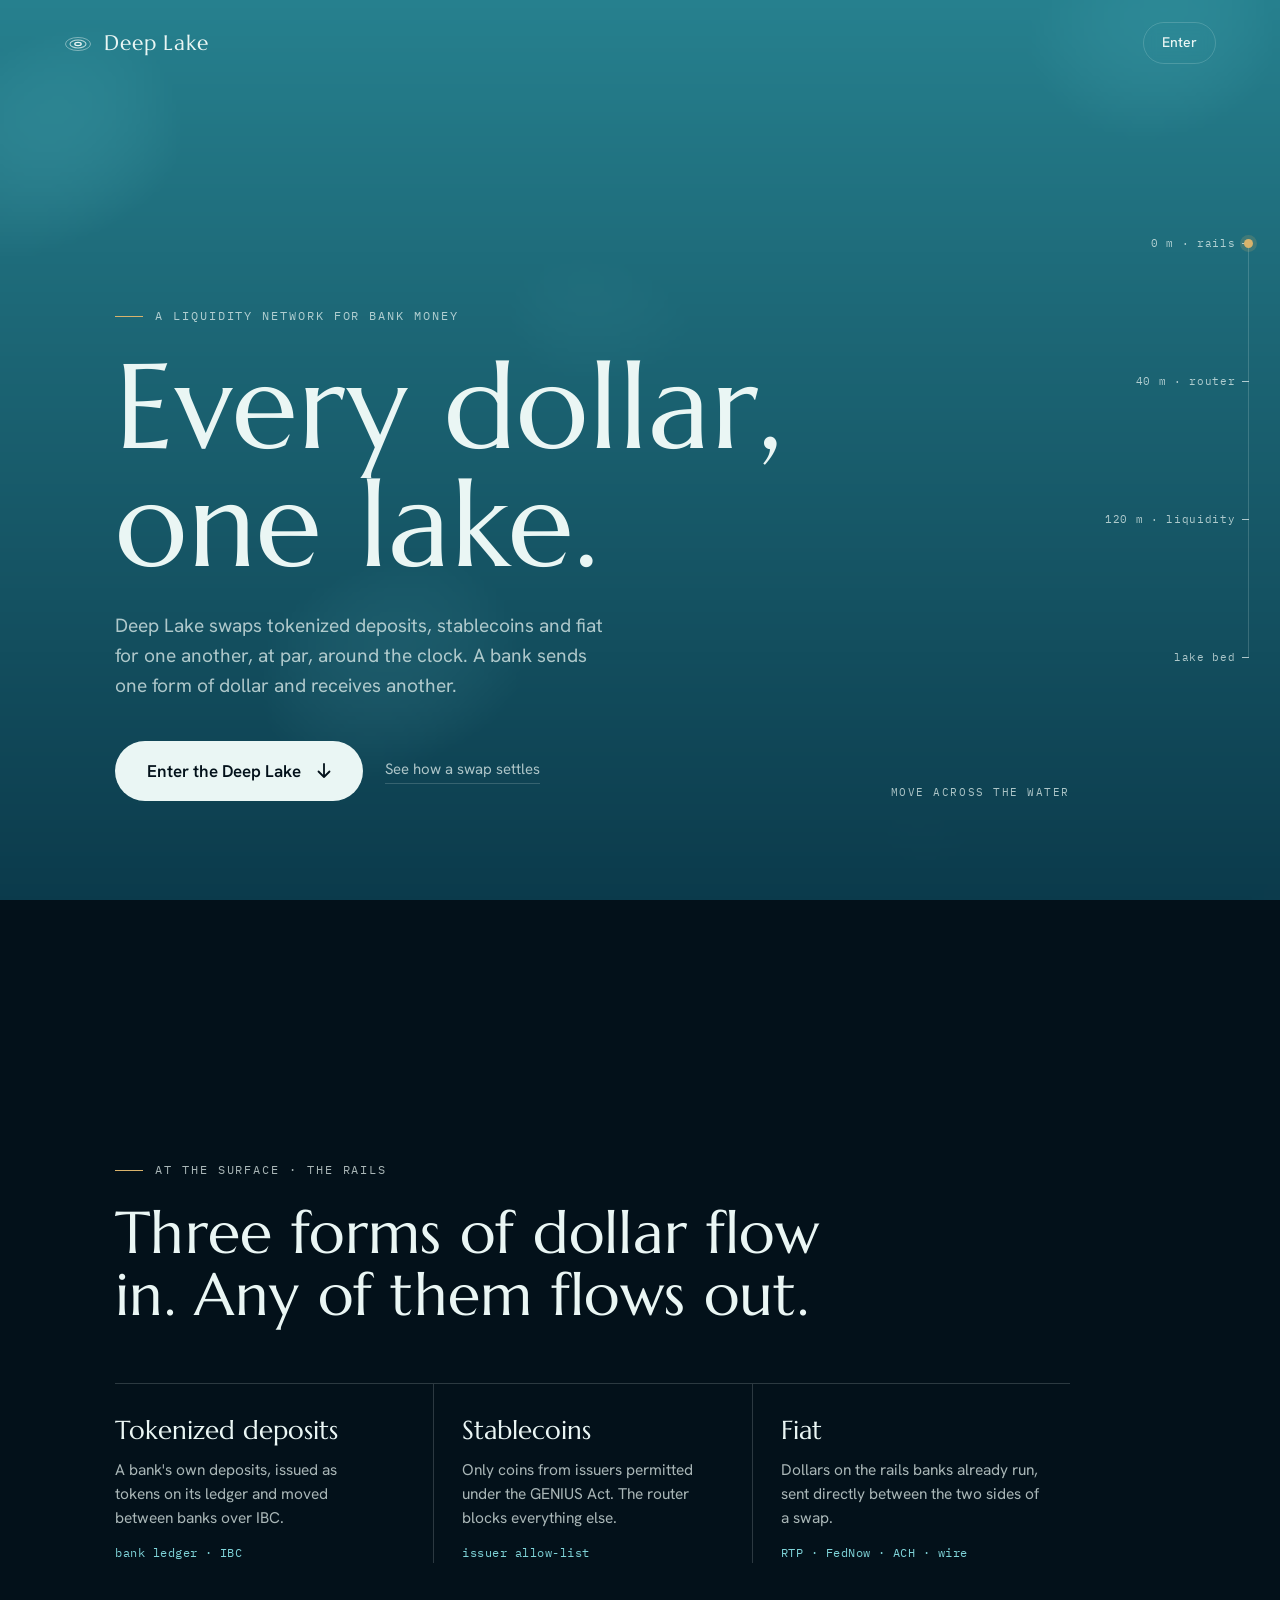
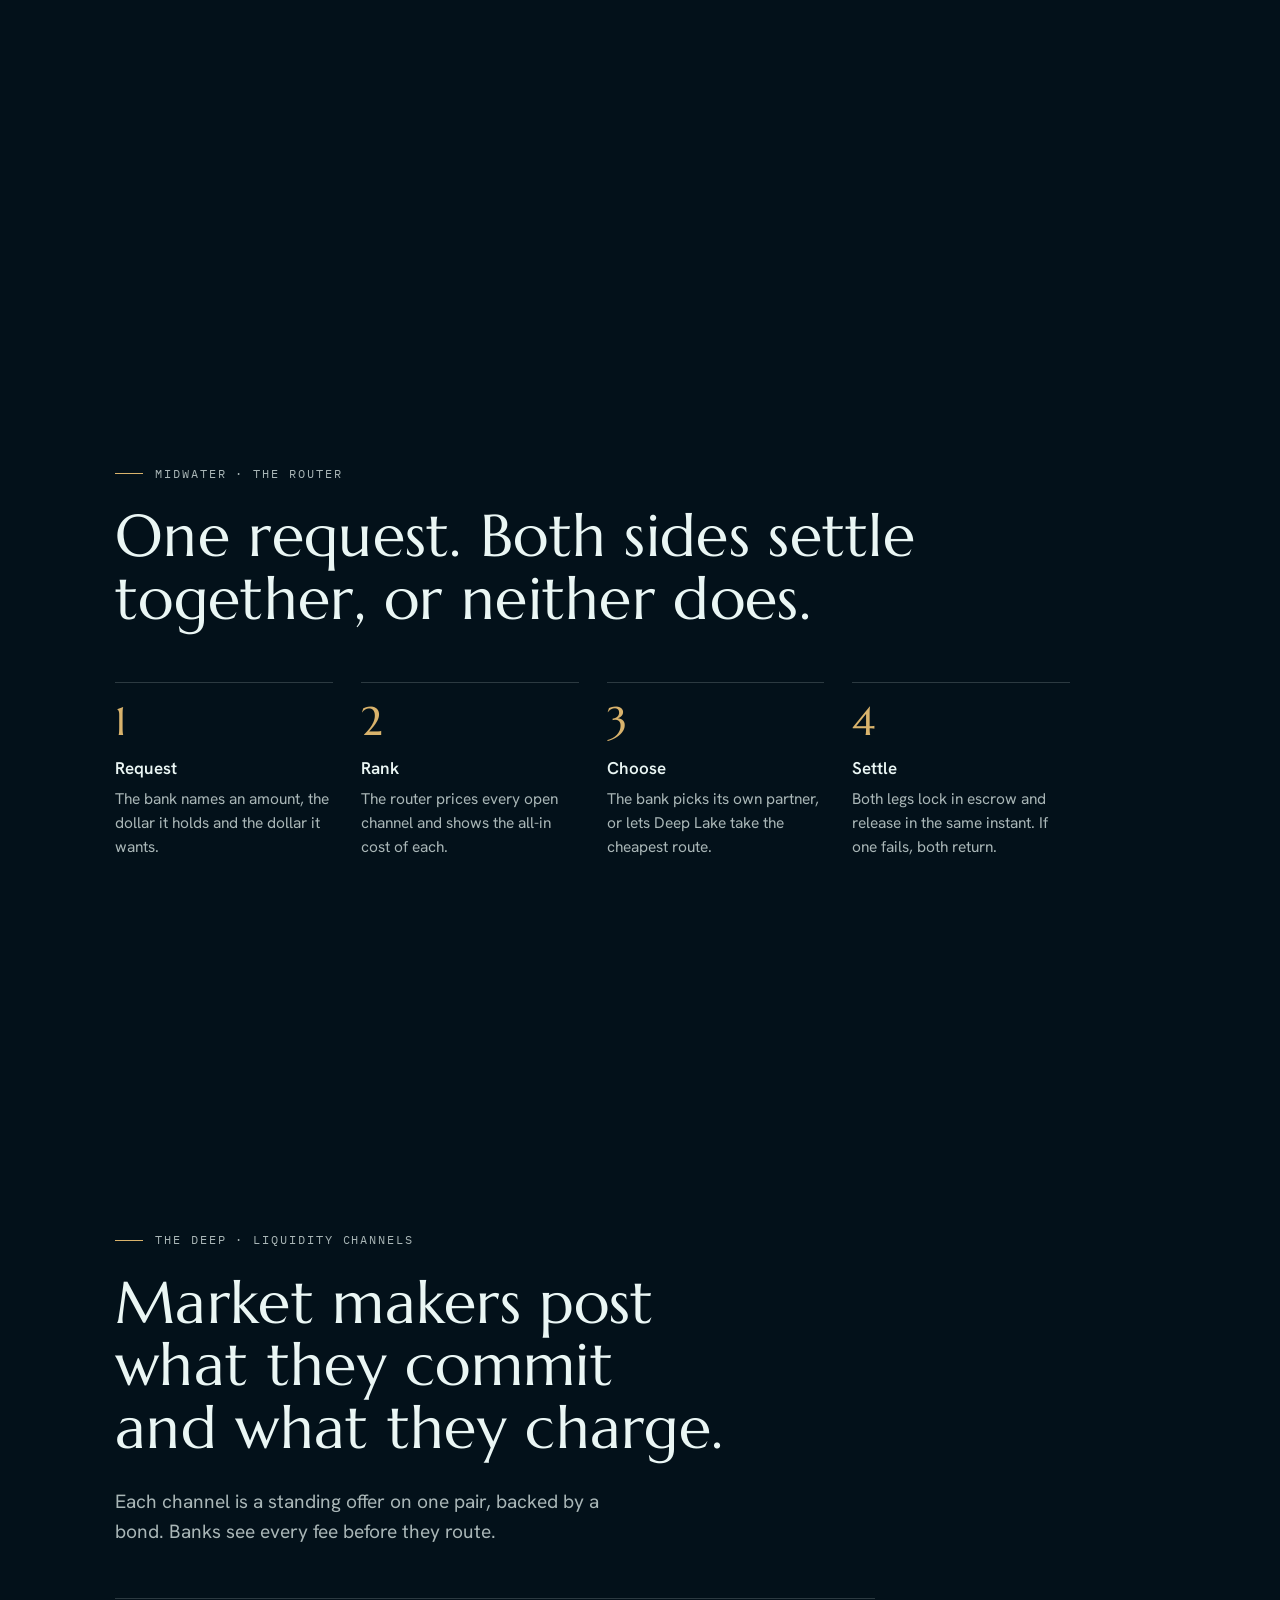
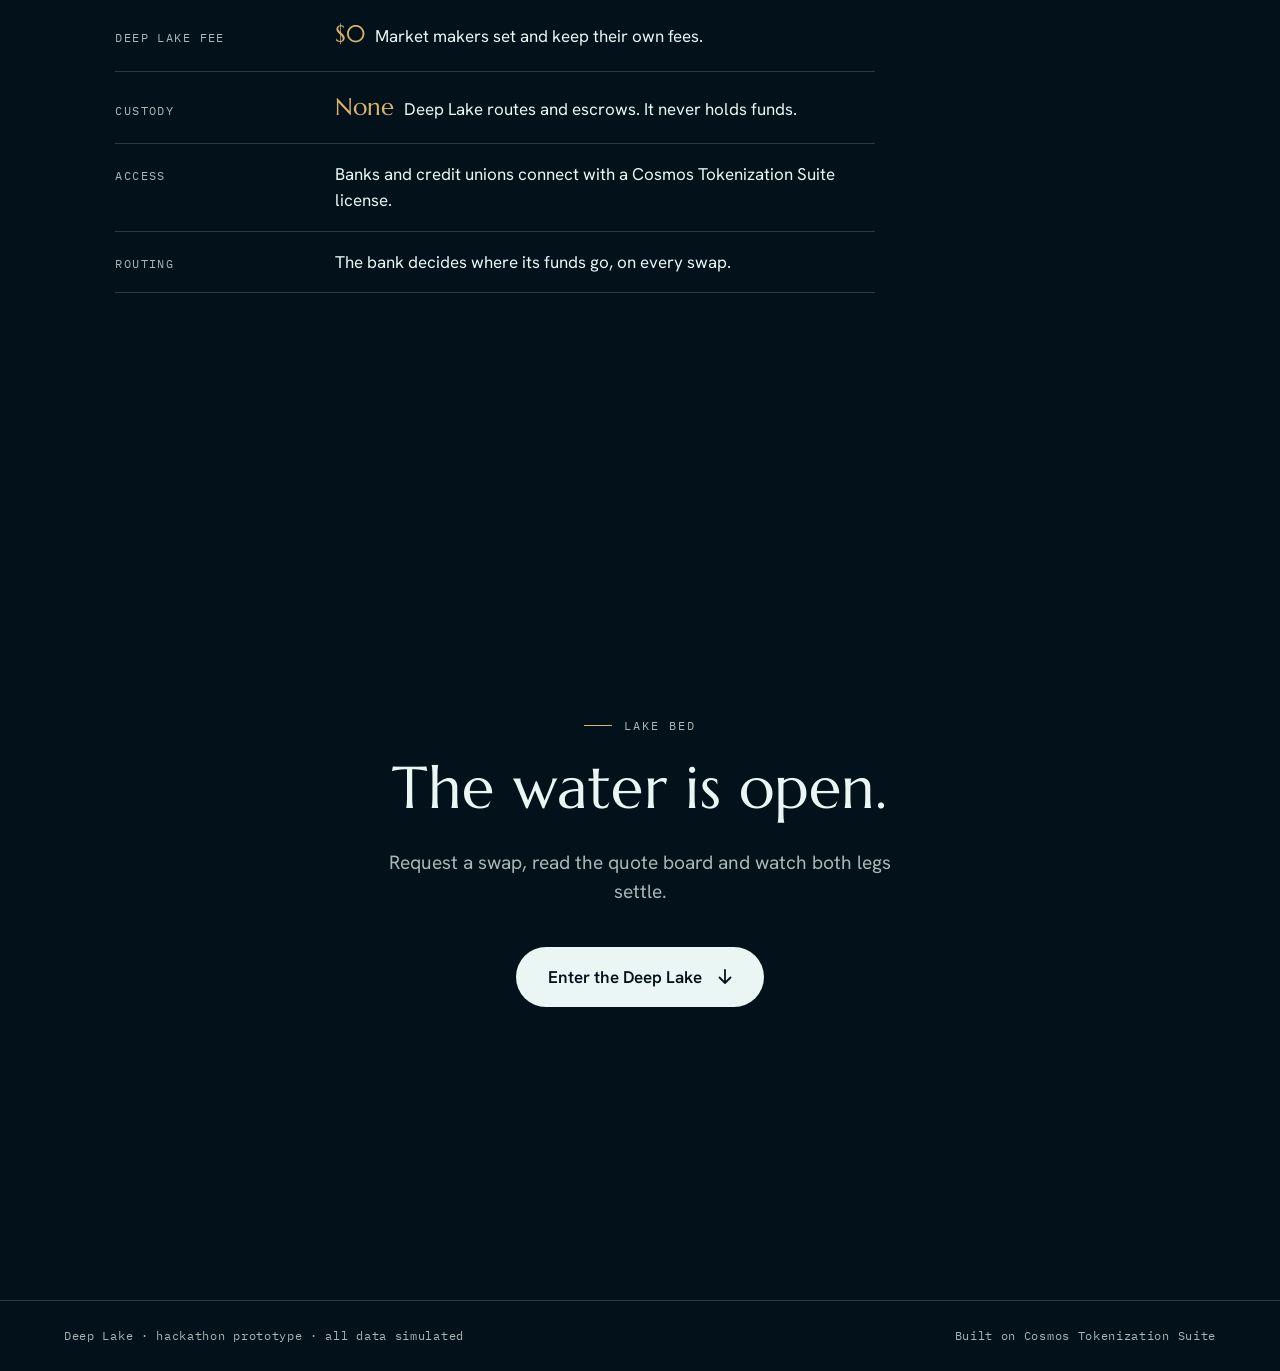
<file: index.html>
<!DOCTYPE html>
<html lang="en">
<head>
<meta charset="utf-8">
<meta name="viewport" content="width=device-width, initial-scale=1">
<title>Deep Lake — every dollar, one lake</title>
<meta name="description" content="Deep Lake swaps tokenized deposits, stablecoins and fiat for one another, at par, around the clock.">
<link rel="icon" href="data:image/svg+xml,%3Csvg xmlns='http://www.w3.org/2000/svg' viewBox='0 0 32 32'%3E%3Crect width='32' height='32' rx='7' fill='%23061C27'/%3E%3Cg fill='none' stroke='%237FD4D9'%3E%3Cellipse cx='16' cy='17' rx='12' ry='6.5' opacity='.5'/%3E%3Cellipse cx='16' cy='17' rx='7.5' ry='4' opacity='.8' stroke-width='1.2'/%3E%3Cellipse cx='16' cy='17' rx='3' ry='1.6' stroke-width='1.5'/%3E%3C/g%3E%3C/svg%3E">
<meta name="theme-color" content="#03111A">
<link rel="preconnect" href="https://fonts.googleapis.com">
<link rel="preconnect" href="https://fonts.gstatic.com" crossorigin>
<link href="https://fonts.googleapis.com/css2?family=Marcellus&family=Hanken+Grotesk:wght@400;500;600&family=IBM+Plex+Mono:wght@400;500&display=swap" rel="stylesheet">
<style>
:root{
  --abyss:#03111A; --depth:#0A2A3A; --lake:#1B6E7E; --shallows:#7FD4D9; --foam:#EAF6F4; --brass:#D9B36C;
  --ink:var(--foam); --ink-soft:rgba(234,246,244,.72); --line:rgba(234,246,244,.18);
  --display:'Marcellus','Iowan Old Style','Palatino Linotype',serif;
  --body:'Hanken Grotesk',system-ui,-apple-system,'Segoe UI',sans-serif;
  --mono:'IBM Plex Mono',ui-monospace,Menlo,monospace;
  --dur-quick:160ms; --dur-base:320ms; --dur-slow:900ms; --ease-out:cubic-bezier(.16,1,.3,1);
}
*{box-sizing:border-box}
html{scroll-behavior:smooth}
body{margin:0;background:var(--abyss);color:var(--ink);font-family:var(--body);font-size:17px;line-height:1.55;-webkit-font-smoothing:antialiased;overflow-x:hidden}
#water{position:fixed;inset:0;width:100vw;height:100vh;display:block;z-index:0;background:linear-gradient(#1B6E7E,#0B3A4B)}
.veil{position:fixed;inset:0;z-index:5;background:var(--abyss);opacity:0;pointer-events:none;transition:opacity var(--dur-slow) var(--ease-out)}
body.diving .veil{opacity:1}
a{color:inherit}
:focus-visible{outline:2px solid var(--foam);outline-offset:4px;border-radius:4px}

/* top bar */
.bar{position:fixed;top:0;left:0;right:0;z-index:4;display:flex;align-items:center;justify-content:space-between;padding:22px clamp(20px,5vw,64px)}
.mark{display:flex;align-items:center;gap:12px;text-decoration:none;font-family:var(--display);font-size:21px;letter-spacing:.04em}
.mark svg{width:28px;height:28px}
.bar .enter-sm{font-size:14px;font-weight:500;text-decoration:none;padding:9px 18px;border:1px solid var(--line);border-radius:999px;backdrop-filter:blur(6px);transition:background-color var(--dur-quick) var(--ease-out),border-color var(--dur-quick) var(--ease-out)}
.bar .enter-sm:hover{background:rgba(234,246,244,.12);border-color:rgba(234,246,244,.5)}

/* depth gauge */
.gauge{position:fixed;right:clamp(14px,2.4vw,34px);top:50%;transform:translateY(-50%);z-index:3;height:46vh;width:64px;font-family:var(--mono);font-size:11px;color:var(--ink-soft);pointer-events:none}
.gauge .rail{position:absolute;right:0;top:0;bottom:0;width:1px;background:var(--line)}
.gauge .tick{position:absolute;right:0;width:7px;height:1px;background:var(--ink-soft)}
.gauge .tick span{position:absolute;right:14px;top:-8px;white-space:nowrap;letter-spacing:.06em}
.gauge .bob{position:absolute;right:-4px;width:9px;height:9px;border-radius:50%;background:var(--brass);box-shadow:0 0 0 4px rgba(217,179,108,.18);margin-top:-4px}
.gauge .read{position:absolute;right:16px;margin-top:-9px;color:var(--brass);white-space:nowrap}
@media (max-width:900px){.gauge{display:none}}

main{position:relative;z-index:2}
section{position:relative;min-height:100vh;display:flex;flex-direction:column;justify-content:center;padding:120px clamp(20px,9vw,140px) 96px}
.eyebrow{font-family:var(--mono);font-size:12px;letter-spacing:.16em;text-transform:uppercase;color:var(--ink-soft);margin:0 0 22px;display:flex;align-items:center;gap:12px}
.eyebrow i{display:block;width:28px;height:1px;background:var(--brass)}
h1,h2{font-family:var(--display);font-weight:400;margin:0;letter-spacing:.005em;text-wrap:balance}
h1{font-size:clamp(52px,9.4vw,138px);line-height:.98}
h2{font-size:clamp(34px,4.6vw,62px);line-height:1.06;max-width:17ch}
.lede{max-width:46ch;font-size:clamp(17px,1.5vw,20px);color:var(--ink-soft);margin:28px 0 0}

/* hero */
.hero{justify-content:flex-end;padding-bottom:clamp(64px,11vh,120px)}
.hero h1 span{display:block}
.cta-row{display:flex;flex-wrap:wrap;align-items:center;gap:22px;margin-top:40px}
.enter{position:relative;display:inline-flex;align-items:center;gap:14px;font-family:var(--body);font-weight:600;font-size:17px;text-decoration:none;color:var(--abyss);background:var(--foam);padding:17px 30px 17px 32px;border-radius:999px;box-shadow:0 0 0 0 rgba(234,246,244,.35);transition:box-shadow var(--dur-base) var(--ease-out),transform var(--dur-quick) var(--ease-out)}
.enter:hover{box-shadow:0 0 0 10px rgba(234,246,244,.12),0 0 0 22px rgba(234,246,244,.05)}
.enter:active{transform:scale(.98)}
.enter svg{width:18px;height:18px;transition:transform var(--dur-base) var(--ease-out)}
.enter:hover svg{transform:translateY(3px)}
.quiet{font-size:15px;color:var(--ink-soft);text-decoration:none;border-bottom:1px solid var(--line);padding-bottom:2px}
.quiet:hover{color:var(--foam);border-color:var(--foam)}
.hint{position:absolute;right:clamp(20px,9vw,140px);bottom:clamp(64px,11vh,120px);font-family:var(--mono);font-size:11px;letter-spacing:.14em;text-transform:uppercase;color:var(--ink-soft)}
@media (max-width:900px),(hover:none){.hint{display:none}}

/* forms of dollar */
.forms{display:grid;grid-template-columns:repeat(3,1fr);gap:0;margin-top:56px;border-top:1px solid var(--line)}
.forms div{padding:26px 28px 0 0}
.forms div+div{padding-left:28px;border-left:1px solid var(--line)}
.forms h3{font-family:var(--display);font-weight:400;font-size:26px;margin:0 0 8px}
.forms p{margin:0;color:var(--ink-soft);font-size:15.5px;max-width:30ch}
.forms code{display:block;margin-top:14px;font-family:var(--mono);font-size:12px;color:var(--shallows);letter-spacing:.04em}
@media (max-width:820px){.forms{grid-template-columns:1fr}.forms div,.forms div+div{padding:22px 0;border-left:0;border-bottom:1px solid var(--line)}}

/* steps */
.steps{list-style:none;margin:52px 0 0;padding:0;display:grid;grid-template-columns:repeat(4,1fr);gap:28px;counter-reset:s}
.steps li{counter-increment:s;border-top:1px solid var(--line);padding-top:18px;font-size:15.5px;color:var(--ink-soft)}
.steps li::before{content:counter(s);display:block;font-family:var(--display);font-size:40px;color:var(--brass);line-height:1;margin-bottom:14px}
.steps b{display:block;color:var(--foam);font-weight:600;font-size:17px;margin-bottom:6px}
@media (max-width:900px){.steps{grid-template-columns:1fr 1fr}}
@media (max-width:520px){.steps{grid-template-columns:1fr}}

/* terms */
.terms{margin:52px 0 0;padding:0;max-width:760px;border-top:1px solid var(--line)}
.terms div{display:grid;grid-template-columns:200px 1fr;gap:20px;padding:17px 0;border-bottom:1px solid var(--line);align-items:baseline}
.terms dt{font-family:var(--mono);font-size:12px;letter-spacing:.12em;text-transform:uppercase;color:var(--ink-soft)}
.terms dd{margin:0;font-size:17px}
.terms dd strong{font-family:var(--display);font-weight:400;font-size:24px;color:var(--brass);margin-right:10px}
@media (max-width:620px){.terms div{grid-template-columns:1fr;gap:4px}}

.bed{align-items:center;text-align:center}
.bed h2{max-width:20ch}
.bed .lede{margin-left:auto;margin-right:auto}
.bed .cta-row{justify-content:center}
footer{position:relative;z-index:2;padding:26px clamp(20px,5vw,64px);display:flex;flex-wrap:wrap;gap:8px 28px;justify-content:space-between;font-family:var(--mono);font-size:11.5px;letter-spacing:.06em;color:var(--ink-soft);border-top:1px solid var(--line)}

/* reveal */
.rise{opacity:0;transform:translateY(18px);transition:opacity var(--dur-slow) var(--ease-out),transform var(--dur-slow) var(--ease-out)}
.rise.in{opacity:1;transform:none}
.hero .rise:nth-child(2){transition-delay:90ms}.hero .rise:nth-child(3){transition-delay:200ms}.hero .rise:nth-child(4){transition-delay:320ms}
@media (min-width:901px){section{padding-right:max(9vw,210px)}.hint{right:max(9vw,210px)}.bed{padding-right:clamp(20px,9vw,140px)}}
@media (prefers-reduced-motion:reduce){
  html{scroll-behavior:auto}
  .rise{opacity:1;transform:none;transition:none}
  .veil,.enter,.enter svg{transition:none}
}
</style>
</head>
<body>
<canvas id="water" aria-hidden="true"></canvas>
<div class="veil" aria-hidden="true"></div>

<header class="bar">
  <a class="mark" href="#top" aria-label="Deep Lake">
    <svg viewBox="0 0 28 28" fill="none" stroke="currentColor" aria-hidden="true"><ellipse cx="14" cy="15" rx="12.5" ry="6.5" stroke-width="1" opacity=".45"/><ellipse cx="14" cy="15" rx="8" ry="4" stroke-width="1.1" opacity=".75"/><ellipse cx="14" cy="15" rx="3.2" ry="1.6" stroke-width="1.3"/></svg>
    Deep Lake
  </a>
  <a class="enter-sm" href="app.html" data-dive>Enter</a>
</header>

<div class="gauge" aria-hidden="true">
  <div class="rail"></div>
  <div class="tick" style="top:0"><span>0 m · rails</span></div>
  <div class="tick" style="top:33.3%"><span>40 m · router</span></div>
  <div class="tick" style="top:66.6%"><span>120 m · liquidity</span></div>
  <div class="tick" style="top:100%"><span>lake bed</span></div>
  <div class="bob" id="bob" style="top:0"></div>
</div>

<main id="top">
  <section class="hero">
    <p class="eyebrow rise"><i></i>A liquidity network for bank money</p>
    <h1 class="rise"><span>Every dollar,</span><span>one lake.</span></h1>
    <p class="lede rise">Deep Lake swaps tokenized deposits, stablecoins and fiat for one another, at par, around the clock. A bank sends one form of dollar and receives another.</p>
    <div class="cta-row rise">
      <a class="enter" href="app.html" data-dive>Enter the Deep Lake
        <svg viewBox="0 0 18 18" fill="none" stroke="currentColor" stroke-width="1.8" stroke-linecap="round" stroke-linejoin="round" aria-hidden="true"><path d="M9 2v13M3.5 9.5 9 15l5.5-5.5"/></svg>
      </a>
      <a class="quiet" href="#router">See how a swap settles</a>
    </div>
    <span class="hint">Move across the water</span>
  </section>

  <section id="surface">
    <p class="eyebrow rise"><i></i>At the surface · the rails</p>
    <h2 class="rise">Three forms of dollar flow in. Any of them flows out.</h2>
    <div class="forms rise">
      <div><h3>Tokenized deposits</h3><p>A bank's own deposits, issued as tokens on its ledger and moved between banks over IBC.</p><code>bank ledger · IBC</code></div>
      <div><h3>Stablecoins</h3><p>Only coins from issuers permitted under the GENIUS Act. The router blocks everything else.</p><code>issuer allow-list</code></div>
      <div><h3>Fiat</h3><p>Dollars on the rails banks already run, sent directly between the two sides of a swap.</p><code>RTP · FedNow · ACH · wire</code></div>
    </div>
  </section>

  <section id="router">
    <p class="eyebrow rise"><i></i>Midwater · the router</p>
    <h2 class="rise">One request. Both sides settle together, or neither does.</h2>
    <ol class="steps rise">
      <li><b>Request</b>The bank names an amount, the dollar it holds and the dollar it wants.</li>
      <li><b>Rank</b>The router prices every open channel and shows the all-in cost of each.</li>
      <li><b>Choose</b>The bank picks its own partner, or lets Deep Lake take the cheapest route.</li>
      <li><b>Settle</b>Both legs lock in escrow and release in the same instant. If one fails, both return.</li>
    </ol>
  </section>

  <section id="deep">
    <p class="eyebrow rise"><i></i>The deep · liquidity channels</p>
    <h2 class="rise">Market makers post what they commit and what they charge.</h2>
    <p class="lede rise">Each channel is a standing offer on one pair, backed by a bond. Banks see every fee before they route.</p>
    <dl class="terms rise">
      <div><dt>Deep Lake fee</dt><dd><strong>$0</strong>Market makers set and keep their own fees.</dd></div>
      <div><dt>Custody</dt><dd><strong>None</strong>Deep Lake routes and escrows. It never holds funds.</dd></div>
      <div><dt>Access</dt><dd>Banks and credit unions connect with a Cosmos Tokenization Suite license.</dd></div>
      <div><dt>Routing</dt><dd>The bank decides where its funds go, on every swap.</dd></div>
    </dl>
  </section>

  <section class="bed" id="bed">
    <p class="eyebrow rise"><i></i>Lake bed</p>
    <h2 class="rise">The water is open.</h2>
    <p class="lede rise">Request a swap, read the quote board and watch both legs settle.</p>
    <div class="cta-row rise">
      <a class="enter" href="app.html" data-dive>Enter the Deep Lake
        <svg viewBox="0 0 18 18" fill="none" stroke="currentColor" stroke-width="1.8" stroke-linecap="round" stroke-linejoin="round" aria-hidden="true"><path d="M9 2v13M3.5 9.5 9 15l5.5-5.5"/></svg>
      </a>
    </div>
  </section>
</main>

<footer>
  <span>Deep Lake · hackathon prototype · all data simulated</span>
  <span>Built on Cosmos Tokenization Suite</span>
</footer>

<script>
(() => {
  const cv = document.getElementById('water'), ctx = cv.getContext('2d', {alpha:false});
  const reduce = matchMedia('(prefers-reduced-motion: reduce)').matches;
  const CELL = 4;
  let W, H, cur, prev, img, depth = 0, t = 0;

  // water colour at the surface and at the lake bed (top, bottom of the viewport)
  const SURF = [[38,128,142],[11,58,75]], BED = [[7,32,44],[3,17,26]];
  const mix = (a, b, k) => a + (b - a) * k;

  function resize() {
    W = Math.ceil(innerWidth / CELL); H = Math.ceil(innerHeight / CELL);
    cv.width = W; cv.height = H;
    cur = new Float32Array(W * H); prev = new Float32Array(W * H);
    img = ctx.createImageData(W, H);
    for (let i = 3; i < img.data.length; i += 4) img.data[i] = 255;
    if (reduce) draw();
  }
  function drop(px, py, r, s) {
    const cx = px / CELL | 0, cy = py / CELL | 0;
    for (let y = -r; y <= r; y++) for (let x = -r; x <= r; x++) {
      const d = Math.hypot(x, y); if (d > r) continue;
      const gx = cx + x, gy = cy + y;
      if (gx < 1 || gy < 1 || gx >= W - 1 || gy >= H - 1) continue;
      cur[gy * W + gx] += s * (Math.cos(d / r * Math.PI) + 1) * .5;
    }
  }
  function step() {
    for (let y = 1; y < H - 1; y++) for (let x = 1, i = y * W + 1; x < W - 1; x++, i++) {
      prev[i] = ((cur[i - 1] + cur[i + 1] + cur[i - W] + cur[i + W]) * .5 - prev[i]) * .972;
    }
    const s = cur; cur = prev; prev = s;
  }
  function draw() {
    const d = img.data, k = depth, caust = (1 - k * .85) * 9;
    const tr = mix(SURF[0][0], BED[0][0], k), tg = mix(SURF[0][1], BED[0][1], k), tb = mix(SURF[0][2], BED[0][2], k);
    const br = mix(SURF[1][0], BED[1][0], k), bg = mix(SURF[1][1], BED[1][1], k), bb = mix(SURF[1][2], BED[1][2], k);
    for (let y = 0; y < H; y++) {
      for (let x = 0; x < W; x++) {
        const i = y * W + x;
        const dx = (x > 0 && x < W - 1) ? cur[i + 1] - cur[i - 1] : 0;
        const dy = (y > 0 && y < H - 1) ? cur[i + W] - cur[i - W] : 0;
        // refracted vertical position
        let v = (y + dy * 6) / H; v = v < 0 ? 0 : v > 1 ? 1 : v;
        // slow caustic bands of light
        const c1 = Math.sin(x * .045 + y * .02 + t * .5) + Math.sin(y * .06 - x * .018 - t * .37) + Math.sin((x + y) * .028 + t * .23);
        const c = c1 > 1.5 ? (c1 - 1.5) * caust : 0;
        // light from the upper left catches the wave slopes
        let l = (dx + dy) * -5.2; const spec = l > 26 ? (l - 26) * 2.2 : 0;
        l += c + spec; l = l < -16 ? -16 : l > 46 ? 46 : l;
        const o = i * 4;
        d[o] = mix(tr, br, v) + l * .75; d[o + 1] = mix(tg, bg, v) + l; d[o + 2] = mix(tb, bb, v) + l * .95;
      }
    }
    ctx.putImageData(img, 0, 0);
  }

  let last = null, idle = 0;
  addEventListener('pointermove', e => {
    if (reduce) return;
    if (last) {
      const dist = Math.hypot(e.clientX - last.x, e.clientY - last.y), n = Math.min(6, Math.ceil(dist / 14));
      for (let j = 1; j <= n; j++) drop(mix(last.x, e.clientX, j / n), mix(last.y, e.clientY, j / n), 3, Math.min(26, 5 + dist * .4) / n);
    }
    last = {x: e.clientX, y: e.clientY}; idle = 0;
  }, {passive: true});
  addEventListener('pointerdown', e => { if (!reduce) drop(e.clientX, e.clientY, 7, 80); }, {passive: true});

  function frame() {
    t += .016; idle++;
    // a slow rain of drops keeps the surface alive when the cursor rests
    if (idle > 40 && Math.random() < .035) drop(Math.random() * innerWidth, Math.random() * innerHeight, 4 + Math.random() * 3 | 0, 24 + Math.random() * 30);
    step(); draw();
    requestAnimationFrame(frame);
  }

  // descent: scroll position sets the depth of the water and the gauge
  const bob = document.getElementById('bob');
  function onScroll() {
    const max = document.documentElement.scrollHeight - innerHeight;
    depth = max > 0 ? Math.min(1, scrollY / max) : 0;
    if (bob) bob.style.top = (depth * 100) + '%';
    if (reduce) draw();
  }
  addEventListener('scroll', onScroll, {passive: true});
  addEventListener('resize', () => { resize(); onScroll(); });
  resize(); onScroll();
  if (!reduce) {
    setTimeout(() => drop(innerWidth * .62, innerHeight * .42, 9, 110), 350);
    requestAnimationFrame(frame);
  }

  // reveal on scroll
  const io = new IntersectionObserver(es => es.forEach(e => { if (e.isIntersecting) { e.target.classList.add('in'); io.unobserve(e.target); } }), {threshold: .15});
  document.querySelectorAll('.rise').forEach(el => io.observe(el));

  // the dive: a splash where you press, then the water closes over
  document.querySelectorAll('[data-dive]').forEach(a => a.addEventListener('click', e => {
    if (reduce || e.metaKey || e.ctrlKey || e.shiftKey) return;
    e.preventDefault();
    const r = a.getBoundingClientRect();
    drop(r.left + r.width / 2, r.top + r.height / 2, 12, 240);
    document.body.classList.add('diving');
    setTimeout(() => { location.href = a.getAttribute('href'); }, 760);
  }));
  addEventListener('pageshow', () => document.body.classList.remove('diving'));
})();
</script>
</body>
</html>
</file>
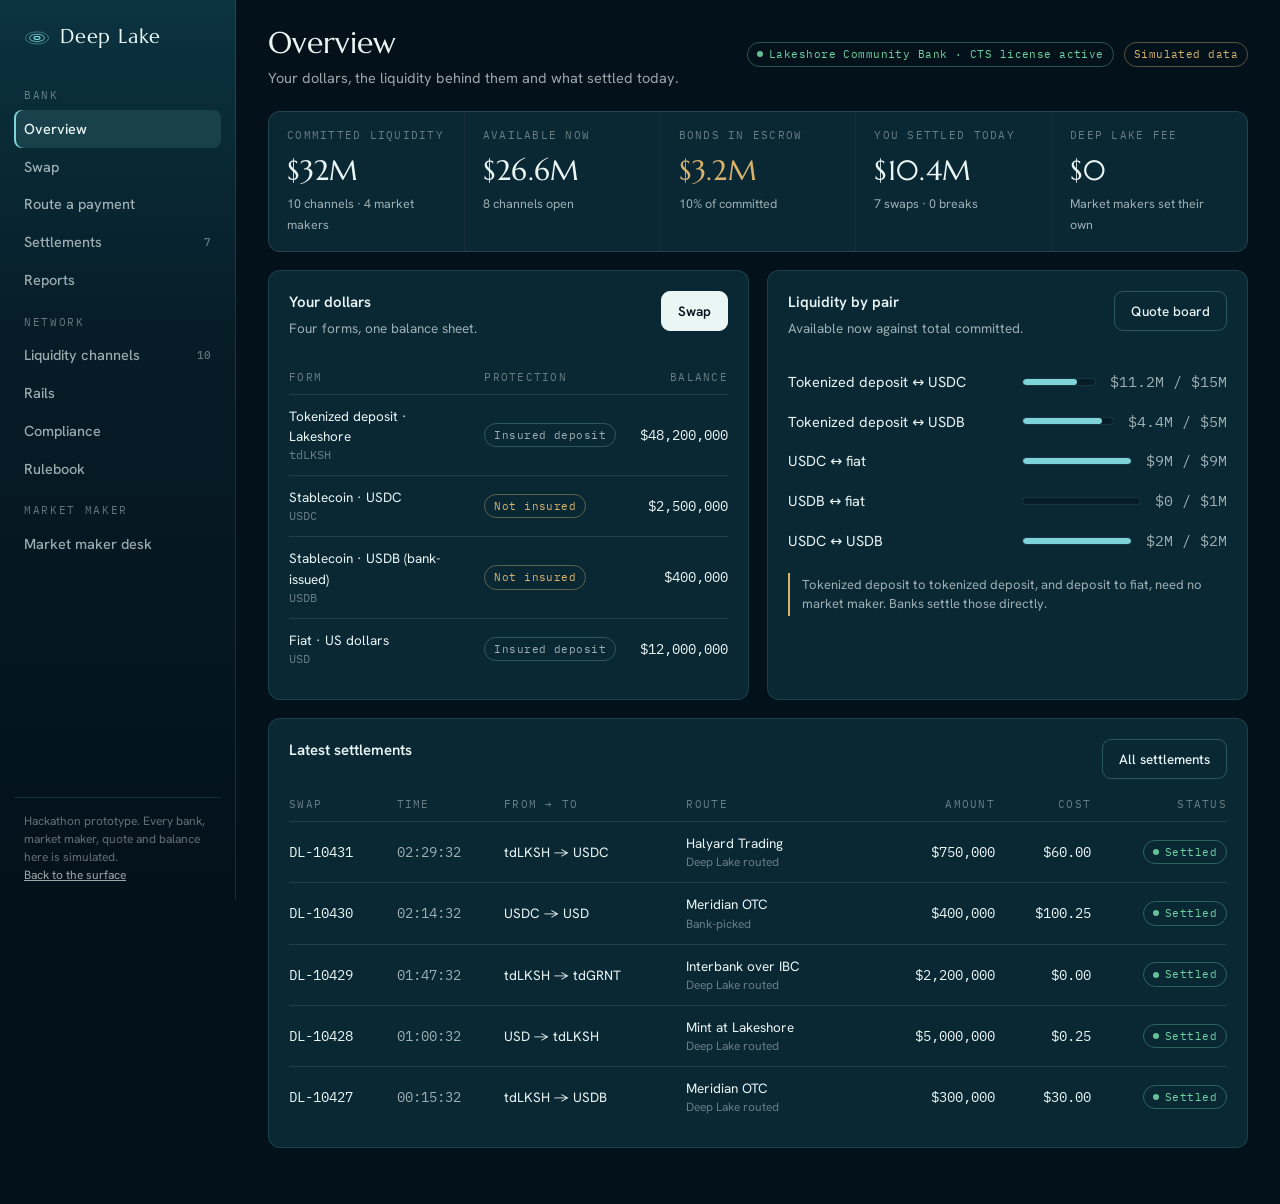
<file: app.html>
<!DOCTYPE html>
<html lang="en">
<head>
<meta charset="utf-8">
<meta name="viewport" content="width=device-width, initial-scale=1">
<title>Deep Lake — app</title>
<link rel="icon" href="data:image/svg+xml,%3Csvg xmlns='http://www.w3.org/2000/svg' viewBox='0 0 32 32'%3E%3Crect width='32' height='32' rx='7' fill='%23061C27'/%3E%3Cg fill='none' stroke='%237FD4D9'%3E%3Cellipse cx='16' cy='17' rx='12' ry='6.5' opacity='.5'/%3E%3Cellipse cx='16' cy='17' rx='7.5' ry='4' opacity='.8' stroke-width='1.2'/%3E%3Cellipse cx='16' cy='17' rx='3' ry='1.6' stroke-width='1.5'/%3E%3C/g%3E%3C/svg%3E">
<meta name="theme-color" content="#03111A">
<link rel="preconnect" href="https://fonts.googleapis.com">
<link rel="preconnect" href="https://fonts.gstatic.com" crossorigin>
<link href="https://fonts.googleapis.com/css2?family=Marcellus&family=Hanken+Grotesk:wght@400;500;600&family=IBM+Plex+Mono:wght@400;500&display=swap" rel="stylesheet">
<link rel="stylesheet" href="assets/app.css">
</head>
<body>
<div class="shell">
  <aside class="side">
    <a class="mark" href="index.html" aria-label="Deep Lake home">
      <svg viewBox="0 0 28 28" fill="none" stroke="currentColor" aria-hidden="true"><ellipse cx="14" cy="15" rx="12.5" ry="6.5" stroke-width="1" opacity=".45"/><ellipse cx="14" cy="15" rx="8" ry="4" stroke-width="1.1" opacity=".75"/><ellipse cx="14" cy="15" rx="3.2" ry="1.6" stroke-width="1.3"/></svg>
      Deep Lake
    </a>
    <nav class="nav" id="nav" aria-label="App sections"></nav>
    <div class="side-foot">Hackathon prototype. Every bank, market maker, quote and balance here is simulated.<br><a href="index.html">Back to the surface</a></div>
  </aside>
  <div class="main">
    <header class="top" id="top"></header>
    <main class="view" id="view"></main>
  </div>
</div>
<div class="toasts" id="toasts" aria-live="polite"></div>
<script src="assets/app.js"></script>
</body>
</html>
</file>
<file: assets/app.css>
:root{
  --abyss:#03111A; --bed:#061C27; --panel:#0A2734; --panel-2:#0E3140; --line:rgba(127,212,217,.14); --line-2:rgba(127,212,217,.28);
  --shallows:#7FD4D9; --foam:#EAF6F4; --ink-soft:rgba(234,246,244,.66); --ink-mute:rgba(234,246,244,.42);
  --brass:#D9B36C; --good:#6FD3A3; --bad:#F08A7B;
  --display:'Marcellus','Iowan Old Style','Palatino Linotype',serif;
  --body:'Hanken Grotesk',system-ui,-apple-system,'Segoe UI',sans-serif;
  --mono:'IBM Plex Mono',ui-monospace,Menlo,monospace;
  --dur-quick:140ms; --dur-base:280ms; --ease-out:cubic-bezier(.16,1,.3,1);
}
*{box-sizing:border-box}
html,body{height:100%}
body{margin:0;background:var(--abyss);color:var(--foam);font-family:var(--body);font-size:14.5px;line-height:1.5;-webkit-font-smoothing:antialiased}
button,input,select{font:inherit;color:inherit}
:focus-visible{outline:2px solid var(--shallows);outline-offset:2px;border-radius:6px}
a{color:inherit}

.shell{display:grid;grid-template-columns:236px 1fr;min-height:100vh}
.side{position:sticky;top:0;height:100vh;display:flex;flex-direction:column;padding:22px 14px 16px;background:linear-gradient(180deg,#0B3340 0%,var(--bed) 38%,var(--abyss) 100%);border-right:1px solid var(--line);overflow-y:auto}
.mark{display:flex;align-items:center;gap:10px;font-family:var(--display);font-size:20px;letter-spacing:.04em;text-decoration:none;padding:0 10px 20px}
.mark svg{width:26px;height:26px;color:var(--shallows)}
.nav-group{font-family:var(--mono);font-size:10.5px;letter-spacing:.16em;text-transform:uppercase;color:var(--ink-mute);padding:16px 10px 6px}
.nav a{display:flex;align-items:center;justify-content:space-between;padding:8px 10px;border-radius:8px;text-decoration:none;color:var(--ink-soft);font-weight:500;transition:background-color var(--dur-quick) var(--ease-out),color var(--dur-quick) var(--ease-out)}
.nav a:hover{background:rgba(127,212,217,.07);color:var(--foam)}
.nav a[aria-current=page]{background:rgba(127,212,217,.13);color:var(--foam);box-shadow:inset 2px 0 0 var(--shallows)}
.nav a small{font-family:var(--mono);font-size:11px;color:var(--ink-mute)}
.side-foot{margin-top:auto;padding:14px 10px 0;font-size:12px;color:var(--ink-mute);border-top:1px solid var(--line)}
.side-foot a{color:var(--ink-soft)}

.main{min-width:0;display:flex;flex-direction:column}
.top{display:flex;align-items:center;justify-content:space-between;gap:16px;padding:20px 32px 0;flex-wrap:wrap}
.top h1{font-family:var(--display);font-weight:400;font-size:30px;margin:0;letter-spacing:.01em}
.top p{margin:2px 0 0;color:var(--ink-soft);max-width:70ch}
.who{display:flex;align-items:center;gap:10px;flex-wrap:wrap}
.view{padding:22px 32px 56px;display:grid;gap:18px;animation:rise var(--dur-base) var(--ease-out)}
@keyframes rise{from{opacity:0;transform:translateY(6px)}to{opacity:1;transform:none}}

.chip{display:inline-flex;align-items:center;gap:6px;font-family:var(--mono);font-size:11px;letter-spacing:.04em;padding:3px 9px;border-radius:999px;border:1px solid var(--line-2);color:var(--ink-soft);white-space:nowrap}
.chip::before{content:'';width:6px;height:6px;border-radius:50%;background:currentColor;opacity:.9}
.chip.good{color:var(--good);border-color:rgba(111,211,163,.35)}
.chip.bad{color:var(--bad);border-color:rgba(240,138,123,.4)}
.chip.warn{color:var(--brass);border-color:rgba(217,179,108,.4)}
.chip.plain::before{display:none}

.panel{background:var(--panel);border:1px solid var(--line);border-radius:12px;padding:20px;min-width:0}
.panel h2{font-size:15px;font-weight:600;margin:0 0 4px}
.panel .sub{color:var(--ink-soft);margin:0 0 14px;font-size:13.5px}
.panel-head{display:flex;justify-content:space-between;align-items:flex-start;gap:12px;margin-bottom:10px}
.cols-2{display:grid;grid-template-columns:minmax(0,1fr) minmax(0,1fr);gap:18px}
.cols-swap{display:grid;grid-template-columns:minmax(300px,380px) minmax(0,1fr);gap:18px;align-items:start}
.tiles{display:grid;grid-template-columns:repeat(auto-fit,minmax(170px,1fr));gap:1px;background:var(--line);border:1px solid var(--line);border-radius:12px;overflow:hidden}
.tile{background:var(--panel);padding:16px 18px}
.tile span{display:block;font-family:var(--mono);font-size:10.5px;letter-spacing:.12em;text-transform:uppercase;color:var(--ink-mute)}
.tile b{display:block;font-family:var(--display);font-weight:400;font-size:28px;margin-top:6px;letter-spacing:.01em}
.tile em{font-style:normal;font-size:12.5px;color:var(--ink-soft)}
.tile.brass b{color:var(--brass)}

table.t{width:100%;border-collapse:collapse;font-size:13.5px}
.t th{text-align:left;font-family:var(--mono);font-size:10.5px;font-weight:400;letter-spacing:.12em;text-transform:uppercase;color:var(--ink-mute);padding:8px 12px 8px 0;border-bottom:1px solid var(--line);white-space:nowrap}
.t td{padding:11px 12px 11px 0;border-bottom:1px solid var(--line);vertical-align:middle}
.t tr:last-child td{border-bottom:0}
.t .num,.num{font-family:var(--mono);font-variant-numeric:tabular-nums;white-space:nowrap}
.t th.r,.t td.r{text-align:right;padding-right:0;padding-left:12px}
.t th.r+th:not(.r),.t td.r+td:not(.r){padding-left:28px}
.t td small{display:block;color:var(--ink-mute);font-size:12px}
.t tr.rowlink{cursor:pointer}
.t tr.rowlink:hover td{background:rgba(127,212,217,.04)}
.scroll-x{overflow-x:auto}
.muted{color:var(--ink-soft)} .mute2{color:var(--ink-mute)} .brass{color:var(--brass)} .good{color:var(--good)} .bad{color:var(--bad)}

.btn{display:inline-flex;align-items:center;justify-content:center;gap:8px;padding:9px 16px;border-radius:9px;border:1px solid var(--line-2);background:transparent;cursor:pointer;font-weight:500;font-size:13.5px;text-decoration:none;transition:background-color var(--dur-quick) var(--ease-out),border-color var(--dur-quick) var(--ease-out),transform var(--dur-quick) var(--ease-out)}
.btn:hover{background:rgba(127,212,217,.09);border-color:var(--shallows)}
.btn:active{transform:scale(.98)}
.btn.primary{background:var(--foam);color:var(--abyss);border-color:var(--foam);font-weight:600}
.btn.primary:hover{background:#fff}
.btn.big{width:100%;padding:13px 16px;font-size:15px}
.btn[disabled]{opacity:.4;cursor:not-allowed;transform:none}
.btn.sm{padding:5px 10px;font-size:12.5px;border-radius:7px}

label.f{display:block;margin-bottom:14px}
label.f>span,.flabel{display:block;font-family:var(--mono);font-size:10.5px;letter-spacing:.12em;text-transform:uppercase;color:var(--ink-mute);margin-bottom:6px}
input.in,select.in{width:100%;background:var(--bed);border:1px solid var(--line-2);border-radius:9px;padding:10px 12px;font-size:14.5px;transition:border-color var(--dur-quick) var(--ease-out)}
input.in:hover,select.in:hover{border-color:var(--shallows)}
input.in.amount{font-family:var(--display);font-size:28px;padding:8px 12px}
input.in.sm{padding:5px 8px;font-size:13px;width:92px;font-family:var(--mono)}
select.in{appearance:none;background-image:linear-gradient(45deg,transparent 50%,var(--shallows) 50%),linear-gradient(135deg,var(--shallows) 50%,transparent 50%);background-position:calc(100% - 17px) 50%,calc(100% - 12px) 50%;background-size:5px 5px;background-repeat:no-repeat;padding-right:32px}
.hintline{font-size:12.5px;color:var(--ink-soft);margin:-8px 0 14px}
.quick{display:flex;gap:6px;margin:-6px 0 14px;flex-wrap:wrap}
.swapdir{display:flex;justify-content:center;margin:-6px 0 8px}
.seg{display:grid;grid-auto-flow:column;grid-auto-columns:1fr;background:var(--bed);border:1px solid var(--line-2);border-radius:10px;padding:3px;margin-bottom:14px}
.seg button{border:0;background:transparent;padding:8px 10px;border-radius:7px;cursor:pointer;color:var(--ink-soft);font-weight:500;font-size:13.5px;transition:background-color var(--dur-base) var(--ease-out),color var(--dur-base) var(--ease-out)}
.seg button[aria-pressed=true]{background:var(--panel-2);color:var(--foam);box-shadow:0 0 0 1px var(--line-2)}
.check{display:flex;gap:9px;align-items:flex-start;font-size:13px;color:var(--ink-soft);margin-bottom:8px;cursor:pointer}
.check input{accent-color:var(--shallows);margin-top:3px}
details.demo{border-top:1px solid var(--line);margin-top:6px;padding-top:12px}
details.demo summary{cursor:pointer;font-family:var(--mono);font-size:10.5px;letter-spacing:.12em;text-transform:uppercase;color:var(--brass);margin-bottom:10px}

.route{display:grid;grid-template-columns:auto minmax(0,1fr) auto auto auto;gap:6px 18px;align-items:center;padding:13px 14px;border:1px solid var(--line);border-radius:10px;margin-bottom:8px;transition:border-color var(--dur-quick) var(--ease-out),background-color var(--dur-quick) var(--ease-out)}
.route.pickable{cursor:pointer}
.route.pickable:hover{border-color:var(--line-2)}
.route.on{border-color:var(--shallows);background:rgba(127,212,217,.07)}
.route.off{opacity:.5}
.route .rank{font-family:var(--display);font-size:20px;color:var(--ink-mute);width:20px;text-align:center}
.route.on .rank{color:var(--shallows)}
.route b{font-weight:600}
.route small{display:block;color:var(--ink-soft);font-size:12.5px}
.route .k{font-family:var(--mono);font-size:10px;letter-spacing:.1em;text-transform:uppercase;color:var(--ink-mute);display:block}
.route .v{font-family:var(--mono);font-size:13.5px;white-space:nowrap}
.route input[type=radio]{accent-color:var(--shallows);width:16px;height:16px}
@media (max-width:720px){.route{grid-template-columns:auto 1fr auto}.route .hide-s{display:none}}

.sum{display:grid;gap:0;margin:14px 0 16px;border-top:1px solid var(--line)}
.sum div{display:flex;justify-content:space-between;gap:16px;padding:9px 0;border-bottom:1px solid var(--line)}
.sum div span:first-child{color:var(--ink-soft)}
.sum .total>span:last-child{font-family:var(--display);font-size:22px;color:var(--foam)}
.note{font-size:13px;color:var(--ink-soft);border-left:2px solid var(--brass);padding:2px 0 2px 12px;margin:12px 0}
.note.bad{border-color:var(--bad);color:var(--bad)}
.empty{padding:26px 8px;text-align:center;color:var(--ink-soft)}

/* settlement: two legs falling into escrow */
.dvp{display:grid;grid-template-columns:1fr auto 1fr;gap:14px;align-items:stretch;margin:6px 0 18px}
.leg{border:1px solid var(--line);border-radius:10px;padding:12px 14px;background:var(--bed);transition:border-color var(--dur-base) var(--ease-out),background-color var(--dur-base) var(--ease-out)}
.leg .k{font-family:var(--mono);font-size:10px;letter-spacing:.12em;text-transform:uppercase;color:var(--ink-mute)}
.leg b{display:block;font-family:var(--display);font-weight:400;font-size:20px;margin:4px 0 2px}
.leg small{color:var(--ink-soft);font-size:12.5px}
.leg.locked{border-color:var(--brass)}
.leg.released{border-color:var(--good);background:rgba(111,211,163,.07)}
.leg.returned{border-color:var(--bad)}
.pool{width:86px;display:flex;flex-direction:column;align-items:center;justify-content:center;gap:6px;font-family:var(--mono);font-size:10px;letter-spacing:.12em;text-transform:uppercase;color:var(--ink-mute)}
.pool svg{width:64px;height:40px;color:var(--ink-mute);transition:color var(--dur-base) var(--ease-out)}
.pool.locked svg{color:var(--brass)} .pool.released svg{color:var(--good)} .pool.returned svg{color:var(--bad)}
.pool.locked ellipse{animation:ring 1.6s var(--ease-out) infinite}
.pool.locked ellipse:nth-child(2){animation-delay:.25s}.pool.locked ellipse:nth-child(3){animation-delay:.5s}
@keyframes ring{0%{opacity:.25}40%{opacity:1}100%{opacity:.25}}
.tl{list-style:none;margin:0;padding:0}
.tl li{position:relative;padding:0 0 14px 24px;animation:rise var(--dur-base) var(--ease-out)}
.tl li::before{content:'';position:absolute;left:4px;top:6px;width:8px;height:8px;border-radius:50%;background:var(--shallows)}
.tl li::after{content:'';position:absolute;left:7.5px;top:18px;bottom:0;width:1px;background:var(--line-2)}
.tl li:last-child::after{display:none}
.tl li.good::before{background:var(--good)} .tl li.bad::before{background:var(--bad)} .tl li.warn::before{background:var(--brass)}
.tl li b{font-weight:600} .tl li small{display:block;color:var(--ink-soft);font-size:12.5px}
.tl li time{float:right;font-family:var(--mono);font-size:11px;color:var(--ink-mute)}

.bar{height:8px;border-radius:999px;background:var(--bed);overflow:hidden;border:1px solid var(--line)}
.bar i{display:block;height:100%;background:var(--shallows);border-radius:999px;transition:width var(--dur-base) var(--ease-out)}
.bar.brass i{background:var(--brass)}
.pairrow{display:grid;grid-template-columns:minmax(150px,220px) 1fr auto;gap:14px;align-items:center;padding:9px 0}
.rules{display:grid;grid-template-columns:repeat(auto-fit,minmax(280px,1fr));gap:1px;background:var(--line);border:1px solid var(--line);border-radius:12px;overflow:hidden}
.rule{background:var(--panel);padding:18px 20px}
.rule .k{font-family:var(--mono);font-size:11px;color:var(--brass);letter-spacing:.08em}
.rule h3{font-family:var(--display);font-weight:400;font-size:21px;margin:6px 0 6px}
.rule p{margin:0;color:var(--ink-soft);font-size:13.5px}
.netcards{display:grid;grid-template-columns:repeat(3,minmax(0,1fr));gap:8px;margin-bottom:16px}
.netcard{text-align:left;border:1px solid var(--line);border-radius:10px;padding:11px 12px;background:transparent;cursor:pointer;transition:border-color var(--dur-quick) var(--ease-out),background-color var(--dur-quick) var(--ease-out)}
.netcard:hover{border-color:var(--line-2)}
.netcard[aria-pressed=true]{border-color:var(--shallows);background:rgba(127,212,217,.07)}
.netcard[disabled]{opacity:.45;cursor:not-allowed}
.netcard b{display:block;font-weight:600;font-size:13.5px}
.netcard small{color:var(--ink-soft);font-size:12px;display:block;margin-top:2px}
.inline-form{display:flex;flex-wrap:wrap;gap:12px;align-items:flex-end}
.inline-form label.f{margin:0;min-width:150px;flex:1}

.toasts{position:fixed;right:20px;bottom:20px;display:grid;gap:8px;z-index:20}
.toast{background:var(--panel-2);border:1px solid var(--line-2);border-radius:10px;padding:11px 16px;font-size:13.5px;box-shadow:0 12px 32px rgba(0,0,0,.4);animation:toast var(--dur-base) var(--ease-out)}
@keyframes toast{from{opacity:0;transform:translateY(10px) scale(.97);filter:blur(3px)}to{opacity:1;transform:none;filter:none}}


/* route a payment */
.rp-head{display:grid;grid-template-columns:1fr minmax(180px,240px) 1fr;gap:24px;align-items:center}
.rp-head label.f{margin:0}
.rp-party b{display:block;font-family:var(--display);font-weight:400;font-size:24px}
.rp-party small{color:var(--ink-soft)}
.rp-party:last-child{text-align:right}
.rp-badge{display:flex;gap:10px;align-items:center;flex-wrap:wrap;justify-content:flex-end}
.rp-svg{display:block;width:100%;min-width:780px;height:auto;margin:6px 0 16px;user-select:none;-webkit-user-select:none}
.rp-svg text{font-family:var(--body);fill:var(--foam)}
.rp-svg .rp-col{font-family:var(--mono);font-size:10.5px;letter-spacing:.14em;text-transform:uppercase;fill:var(--ink-mute)}
.rp-svg .n{font-size:13.5px;font-weight:600}
.rp-svg .s{font-family:var(--mono);font-size:11px;fill:var(--ink-soft)}
.rp-svg .s.hi{fill:var(--brass)}
.rp-node rect{fill:var(--bed);stroke:var(--line-2);stroke-width:1.25;transition:stroke var(--dur-base) var(--ease-out),fill var(--dur-base) var(--ease-out)}
.rp-node.fixed rect{fill:var(--panel-2)}
.rp-node.pick{cursor:pointer;outline:none}
.rp-node.pick:hover rect,.rp-node.pick:focus-visible rect{stroke:var(--shallows)}
.rp-node.on rect{stroke:var(--shallows);stroke-width:2;fill:#103846}
.rp-node.off{opacity:.42;cursor:not-allowed}
.rp-lake ellipse{fill:none;stroke:var(--shallows);stroke-width:1.2}
.rp-lake ellipse.bg{fill:var(--bed);stroke:none}
.rp-lake ellipse:nth-of-type(3){opacity:.75}.rp-lake ellipse:nth-of-type(2){opacity:.45}
.rp-line{fill:none;stroke:var(--shallows);stroke-width:2.5;stroke-linecap:round}
.rp-flow{fill:none;stroke:var(--foam);stroke-width:2.5;stroke-linecap:round;stroke-dasharray:3 21;animation:rp-flow .9s linear infinite;pointer-events:none}
@keyframes rp-flow{from{stroke-dashoffset:24}to{stroke-dashoffset:0}}
.rp-ghost{fill:none;stroke:var(--brass);stroke-width:1.5;stroke-dasharray:3 7;opacity:.75;pointer-events:none}
.rp-lab{pointer-events:none}
.rp-lab rect{fill:var(--shallows)}
.rp-lab text{font-family:var(--mono);font-size:10.5px;letter-spacing:.1em;fill:var(--abyss);font-weight:500}
.rp-lab.mine rect{fill:var(--foam)}
.rp-lab.ghost rect{fill:var(--panel);stroke:var(--brass)}
.rp-lab.ghost text{fill:var(--brass);text-transform:uppercase}
.rp-grip{cursor:grab;touch-action:none;outline:none}
.rp-grip .knob{fill:var(--foam);stroke:var(--abyss);stroke-width:2}
.rp-grip .halo{fill:var(--shallows);opacity:.22;transform-box:fill-box;transform-origin:center;animation:rp-halo 1.8s var(--ease-out) infinite}
@keyframes rp-halo{0%{transform:scale(.6);opacity:.4}100%{transform:scale(1.35);opacity:0}}
.rp-grip:hover .knob,.rp-grip:focus-visible .knob{fill:var(--brass)}
.rp-grip.drag{cursor:grabbing}.rp-grip.drag .halo{animation:none;opacity:.35}
.rp-svg.dragging{cursor:grabbing}
.rp-svg.playing .rp-grip{display:none}
.rp-dot{fill:var(--brass);stroke:var(--foam);stroke-width:2;filter:drop-shadow(0 0 6px var(--brass));pointer-events:none}
.rp-steps{list-style:none;counter-reset:rp;margin:0;padding:0}
.rp-steps li{counter-increment:rp;display:grid;grid-template-columns:34px minmax(0,1fr) auto;gap:14px;align-items:start;padding:13px 0;border-bottom:1px solid var(--line);transition:opacity var(--dur-base) var(--ease-out)}
.rp-steps li:last-child{border-bottom:0}
.rp-steps li::before{content:counter(rp);font-family:var(--display);font-size:22px;line-height:1.1;color:var(--ink-mute)}
.rp-steps li.now::before{color:var(--brass)}
.rp-steps li.now b{color:var(--brass)}
.rp-steps li.done::before{content:'✓';color:var(--good);font-family:var(--body);font-size:18px}
.rp-steps b{display:block;font-weight:600}
.rp-steps small{color:var(--ink-soft);font-size:13px}
.rp-steps .num{color:var(--ink-soft);font-size:12.5px;padding-top:2px}
.rp-to{display:flex;gap:8px;justify-content:flex-end;margin:2px 0 6px}
.rp-to select{max-width:270px;font-family:var(--display);font-size:19px;padding:7px 32px 7px 12px}
.rp-to .btn{white-space:nowrap}
.form-grid{display:grid;grid-template-columns:1fr 1fr;gap:0 18px}
.fsec{font-size:14px;font-weight:600;margin:14px 0 12px;padding-top:16px;border-top:1px solid var(--line)}
.checks-row{display:flex;flex-wrap:wrap;gap:6px 26px;margin-bottom:4px}
.checks-row .check{margin:0;color:var(--foam);align-items:center}.checks-row .check input{margin:0}
.wrow{display:grid;grid-template-columns:minmax(200px,320px) 1fr auto;gap:0 14px;align-items:start}
.wrow .btn{margin-top:22px}
input.in.mono{font-family:var(--mono);font-size:13.5px}
.err{display:block;color:var(--bad);font-size:12.5px;margin-top:6px}
#rp-form .note{margin:16px 0}
@media (max-width:820px){.form-grid,.wrow{grid-template-columns:1fr}.wrow .btn{margin:-6px 0 14px;justify-self:start}.rp-to{justify-content:flex-start;flex-wrap:wrap}}
@media (max-width:820px){.rp-head{grid-template-columns:1fr;gap:14px}.rp-party:last-child{text-align:left}}

/* arriving from the landing page: the water clears as you surface inside the app */
body::after{content:'';position:fixed;inset:0;background:var(--abyss);pointer-events:none;z-index:50;animation:surface .9s var(--ease-out) forwards}
@keyframes surface{from{opacity:1}to{opacity:0;visibility:hidden}}
.pool.released svg{animation:burst 1s var(--ease-out)}
@keyframes burst{0%{transform:scale(1)}35%{transform:scale(1.35);filter:drop-shadow(0 0 10px var(--good))}100%{transform:scale(1)}}
.rp-hint{font-family:var(--mono);font-size:9.5px;letter-spacing:.16em;fill:var(--brass)!important;pointer-events:none;animation:rp-nudge 1.6s ease-in-out infinite}
@keyframes rp-nudge{0%,100%{transform:translateY(0)}50%{transform:translateY(-4px)}}
.rp-ring{fill:none;stroke:var(--good);stroke-width:2;transform-box:fill-box;transform-origin:center;animation:rp-ring 1.5s var(--ease-out) forwards;pointer-events:none}
@keyframes rp-ring{from{transform:scale(.3);opacity:.9}to{transform:scale(1.5);opacity:0}}
.rp-node.got rect{stroke:var(--good);stroke-width:2;fill:rgba(111,211,163,.1)}

@media (max-width:1080px){.cols-2,.cols-swap{grid-template-columns:1fr}.netcards{grid-template-columns:1fr}}
@media (max-width:820px){
  .shell{grid-template-columns:1fr}
  .side{position:static;height:auto;flex-direction:row;align-items:center;padding:10px 12px;overflow-x:auto;border-right:0;border-bottom:1px solid var(--line);background:var(--bed)}
  .mark{padding:0 12px 0 4px;white-space:nowrap}
  .nav{display:flex;gap:2px}.nav-group,.side-foot{display:none}
  .nav a{white-space:nowrap}.nav a small{display:none}
  .nav a[aria-current=page]{box-shadow:none}
  .top{padding:18px 16px 0}.view{padding:18px 16px 48px}
  .dvp{grid-template-columns:1fr}.pool{width:auto;flex-direction:row}
}
@media (prefers-reduced-motion:reduce){
  body::after{display:none}
  *,*::before,*::after{animation:none!important;transition:none!important}
}
</file>
